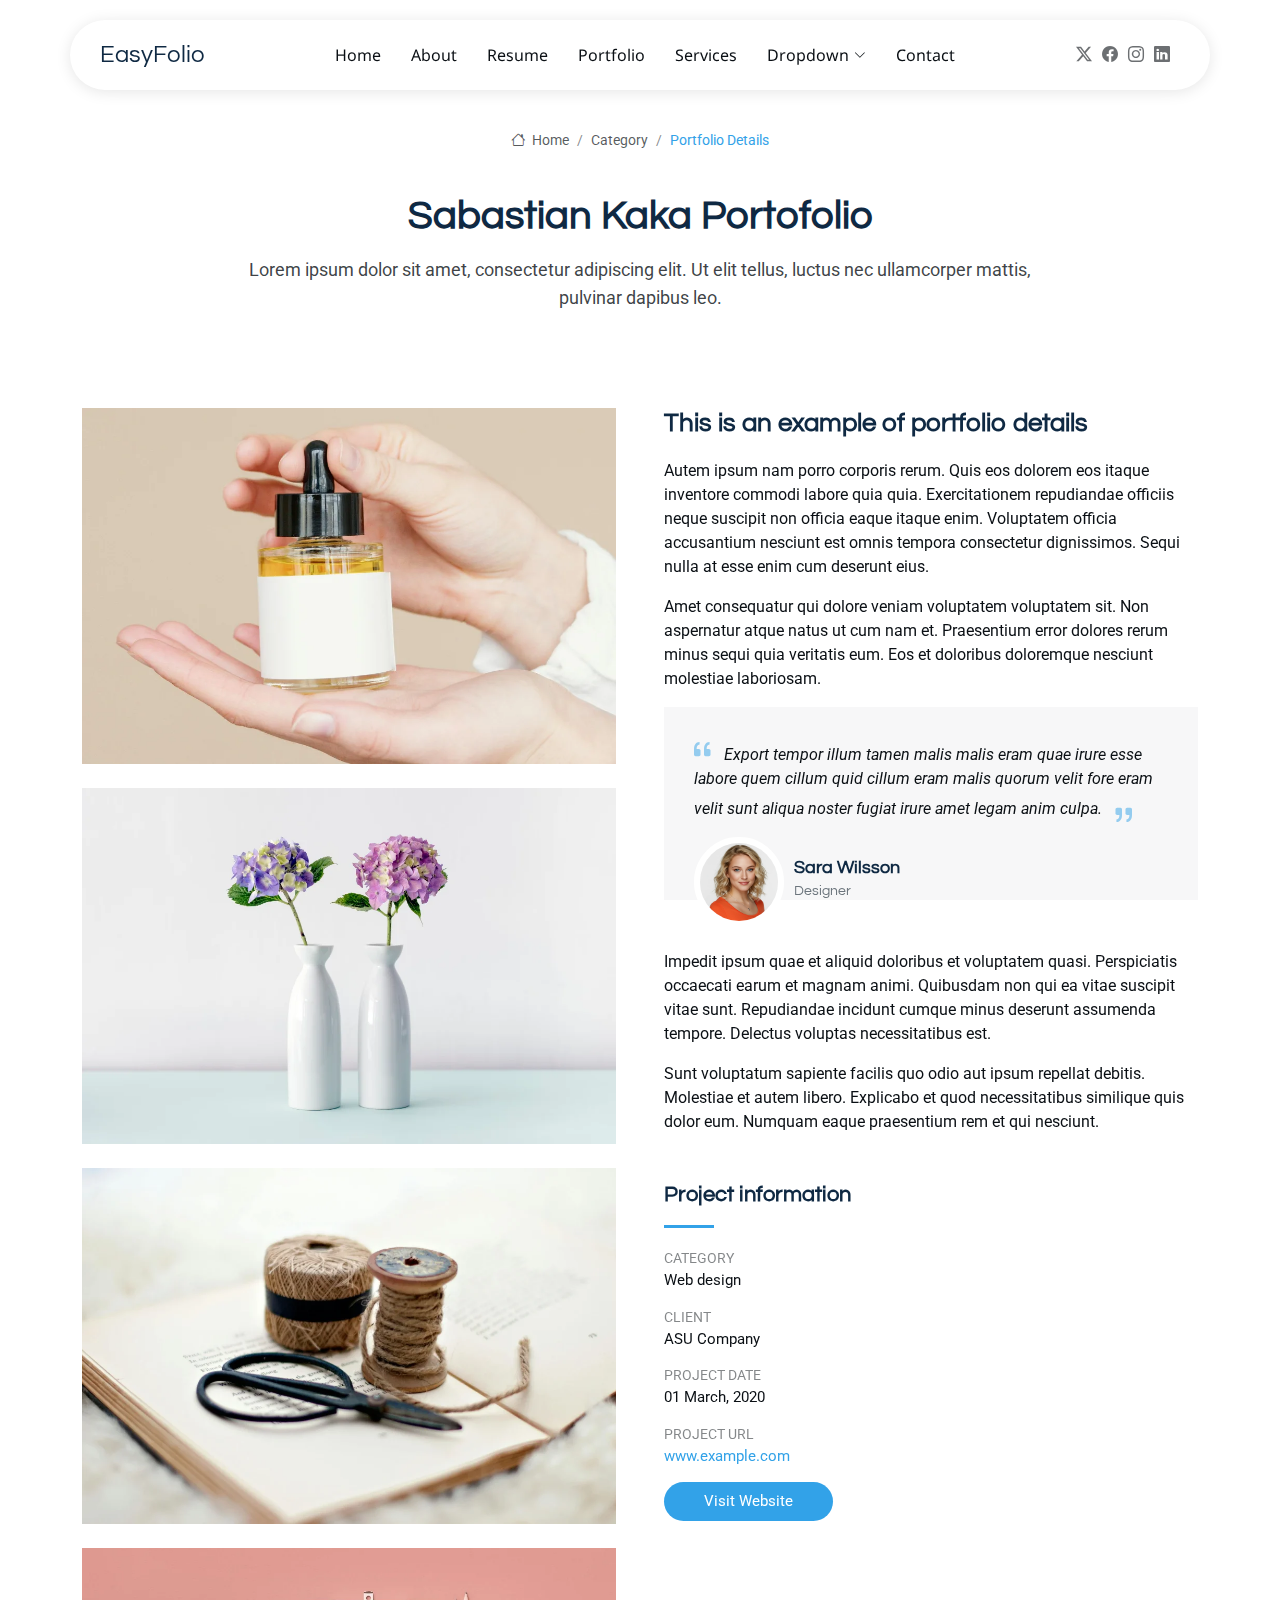
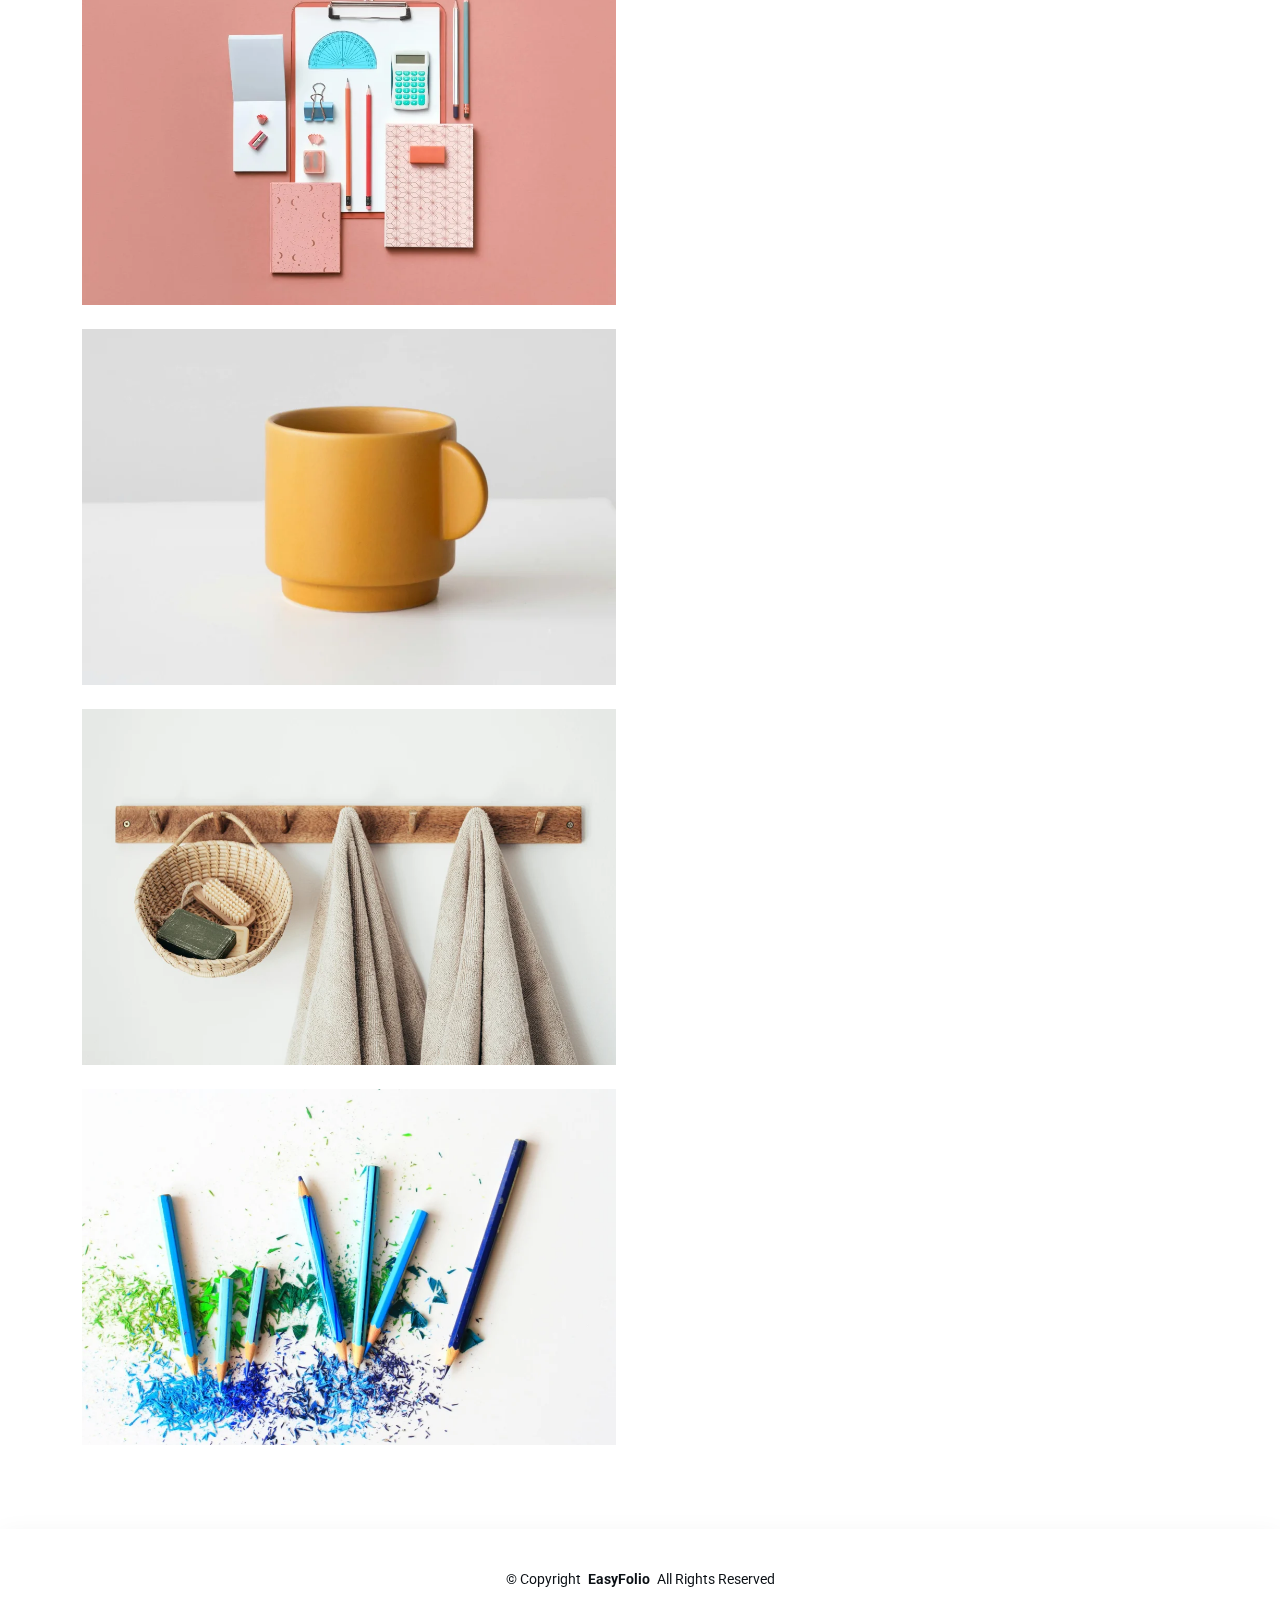
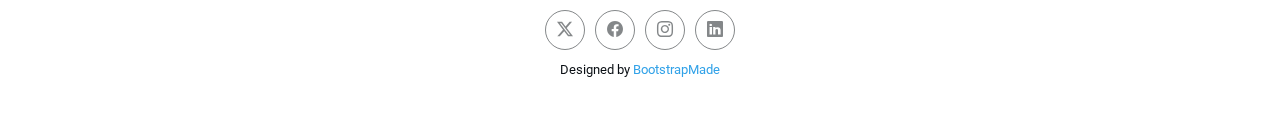
<file: portfolio-details.html>
<!DOCTYPE html>
<html lang="en">

<head>
  <meta charset="utf-8">
  <meta content="width=device-width, initial-scale=1.0" name="viewport">
  <title>Portfolio Details - EasyFolio Bootstrap Template</title>
  <meta name="description" content="">
  <meta name="keywords" content="">

  <!-- Favicons -->
  <link href="assets/img/favicon.png" rel="icon">
  <link href="assets/img/apple-touch-icon.png" rel="apple-touch-icon">

  <!-- Fonts -->
  <link href="https://fonts.googleapis.com" rel="preconnect">
  <link href="https://fonts.gstatic.com" rel="preconnect" crossorigin>
  <link href="https://fonts.googleapis.com/css2?family=Roboto:ital,wght@0,100;0,300;0,400;0,500;0,700;0,900;1,100;1,300;1,400;1,500;1,700;1,900&family=Noto+Sans:ital,wght@0,100;0,200;0,300;0,400;0,500;0,600;0,700;0,800;0,900;1,100;1,200;1,300;1,400;1,500;1,600;1,700;1,800;1,900&family=Questrial:wght@400&display=swap" rel="stylesheet">

  <!-- Vendor CSS Files -->
  <link href="assets/vendor/bootstrap/css/bootstrap.min.css" rel="stylesheet">
  <link href="assets/vendor/bootstrap-icons/bootstrap-icons.css" rel="stylesheet">
  <link href="assets/vendor/aos/aos.css" rel="stylesheet">
  <link href="assets/vendor/glightbox/css/glightbox.min.css" rel="stylesheet">
  <link href="assets/vendor/swiper/swiper-bundle.min.css" rel="stylesheet">

  <!-- Main CSS File -->
  <link href="assets/css/main.css" rel="stylesheet">

  <!-- =======================================================
  * Template Name: EasyFolio
  * Template URL: https://bootstrapmade.com/easyfolio-bootstrap-portfolio-template/
  * Updated: Feb 21 2025 with Bootstrap v5.3.3
  * Author: BootstrapMade.com
  * License: https://bootstrapmade.com/license/
  ======================================================== -->
</head>

<body class="portfolio-details-page">

  <header id="header" class="header d-flex align-items-center sticky-top">
    <div class="header-container container-fluid container-xl position-relative d-flex align-items-center justify-content-between">

      <a href="index.html" class="logo d-flex align-items-center me-auto me-xl-0">
        <!-- Uncomment the line below if you also wish to use an image logo -->
        <!-- <img src="assets/img/logo.webp" alt=""> -->
        <h1 class="sitename">EasyFolio</h1>
      </a>

      <nav id="navmenu" class="navmenu">
        <ul>
          <li><a href="#hero">Home</a></li>
          <li><a href="#about">About</a></li>
          <li><a href="#resume">Resume</a></li>
          <li><a href="#portfolio">Portfolio</a></li>
          <li><a href="#services">Services</a></li>
          <li class="dropdown"><a href="#"><span>Dropdown</span> <i class="bi bi-chevron-down toggle-dropdown"></i></a>
            <ul>
              <li><a href="#">Dropdown 1</a></li>
              <li class="dropdown"><a href="#"><span>Deep Dropdown</span> <i class="bi bi-chevron-down toggle-dropdown"></i></a>
                <ul>
                  <li><a href="#">Deep Dropdown 1</a></li>
                  <li><a href="#">Deep Dropdown 2</a></li>
                  <li><a href="#">Deep Dropdown 3</a></li>
                  <li><a href="#">Deep Dropdown 4</a></li>
                  <li><a href="#">Deep Dropdown 5</a></li>
                </ul>
              </li>
              <li><a href="#">Dropdown 2</a></li>
              <li><a href="#">Dropdown 3</a></li>
              <li><a href="#">Dropdown 4</a></li>
            </ul>
          </li>
          <li><a href="#contact">Contact</a></li>
        </ul>
        <i class="mobile-nav-toggle d-xl-none bi bi-list"></i>
      </nav>

      <div class="header-social-links">
        <a href="#" class="twitter"><i class="bi bi-twitter-x"></i></a>
        <a href="#" class="facebook"><i class="bi bi-facebook"></i></a>
        <a href="#" class="instagram"><i class="bi bi-instagram"></i></a>
        <a href="#" class="linkedin"><i class="bi bi-linkedin"></i></a>
      </div>

    </div>
  </header>

  <main class="main">

    <!-- Page Title -->
    <div class="page-title">
      <div class="breadcrumbs">
        <nav aria-label="breadcrumb">
          <ol class="breadcrumb">
            <li class="breadcrumb-item"><a href="#"><i class="bi bi-house"></i> Home</a></li>
            <li class="breadcrumb-item"><a href="#">Category</a></li>
            <li class="breadcrumb-item active current">Portfolio Details</li>
          </ol>
        </nav>
      </div>

      <div class="title-wrapper">
        <h1>Sabastian Kaka Portofolio</h1>
        <p>Lorem ipsum dolor sit amet, consectetur adipiscing elit. Ut elit tellus, luctus nec ullamcorper mattis, pulvinar dapibus leo.</p>
      </div>
    </div><!-- End Page Title -->

    <!-- Portfolio Details Section -->
    <section id="portfolio-details" class="portfolio-details section">

      <div class="container" data-aos="fade-up">

        <div class="row gy-4 g-lg-5">
          <div class="col-lg-6">
            <img src="assets/img/portfolio/portfolio-1.webp" class="img-fluid mb-4" alt="">
            <img src="assets/img/portfolio/portfolio-10.webp" class="img-fluid mb-4" alt="">
            <img src="assets/img/portfolio/portfolio-7.webp" class="img-fluid mb-4" alt="">
            <img src="assets/img/portfolio/portfolio-4.webp" class="img-fluid mb-4" alt="">
            <img src="assets/img/portfolio/portfolio-5.webp" class="img-fluid mb-4" alt="">
            <img src="assets/img/portfolio/portfolio-11.webp" class="img-fluid mb-4" alt="">
            <img src="assets/img/portfolio/portfolio-8.webp" class="img-fluid mb-4" alt="">
          </div>

          <div class="col-lg-6">

            <div class="position-sticky" style="top: 40px">
              <div class="portfolio-description">
                <h2>This is an example of portfolio details</h2>
                <p>
                  Autem ipsum nam porro corporis rerum. Quis eos dolorem eos itaque inventore commodi labore quia quia. Exercitationem repudiandae officiis neque suscipit non officia eaque itaque enim. Voluptatem officia accusantium nesciunt est omnis tempora consectetur dignissimos. Sequi nulla at esse enim cum deserunt eius.
                </p>
                <p>
                  Amet consequatur qui dolore veniam voluptatem voluptatem sit. Non aspernatur atque natus ut cum nam et. Praesentium error dolores rerum minus sequi quia veritatis eum. Eos et doloribus doloremque nesciunt molestiae laboriosam.
                </p>

                <div class="testimonial-item">
                  <p>
                    <i class="bi bi-quote quote-icon-left"></i>
                    <span>Export tempor illum tamen malis malis eram quae irure esse labore quem cillum quid cillum eram malis quorum velit fore eram velit sunt aliqua noster fugiat irure amet legam anim culpa.</span>
                    <i class="bi bi-quote quote-icon-right"></i>
                  </p>
                  <div>
                    <img src="assets/img/person/person-f-5.webp" class="testimonial-img" alt="">
                    <h3>Sara Wilsson</h3>
                    <h4>Designer</h4>
                  </div>
                </div>

                <p>
                  Impedit ipsum quae et aliquid doloribus et voluptatem quasi. Perspiciatis occaecati earum et magnam animi. Quibusdam non qui ea vitae suscipit vitae sunt. Repudiandae incidunt cumque minus deserunt assumenda tempore. Delectus voluptas necessitatibus est.
                </p>

                <p>
                  Sunt voluptatum sapiente facilis quo odio aut ipsum repellat debitis. Molestiae et autem libero. Explicabo et quod necessitatibus similique quis dolor eum. Numquam eaque praesentium rem et qui nesciunt.
                </p>

              </div>

              <div class="portfolio-info mt-5">
                <h3>Project information</h3>
                <ul>
                  <li><strong>Category</strong> Web design</li>
                  <li><strong>Client</strong> ASU Company</li>
                  <li><strong>Project date</strong> 01 March, 2020</li>
                  <li><strong>Project URL</strong> <a href="#">www.example.com</a></li>
                  <li><a href="#" class="btn-visit align-self-start">Visit Website</a></li>
                </ul>
              </div>
            </div>

          </div>
        </div>

      </div>

    </section><!-- /Portfolio Details Section -->

  </main>

  <footer id="footer" class="footer">

    <div class="container">
      <div class="copyright text-center ">
        <p>© <span>Copyright</span> <strong class="px-1 sitename">EasyFolio</strong> <span>All Rights Reserved</span></p>
      </div>
      <div class="social-links d-flex justify-content-center">
        <a href=""><i class="bi bi-twitter-x"></i></a>
        <a href=""><i class="bi bi-facebook"></i></a>
        <a href=""><i class="bi bi-instagram"></i></a>
        <a href=""><i class="bi bi-linkedin"></i></a>
      </div>
      <div class="credits">
        <!-- All the links in the footer should remain intact. -->
        <!-- You can delete the links only if you've purchased the pro version. -->
        <!-- Licensing information: https://bootstrapmade.com/license/ -->
        <!-- Purchase the pro version with working PHP/AJAX contact form: [buy-url] -->
        Designed by <a href="https://bootstrapmade.com/">BootstrapMade</a>
      </div>
    </div>

  </footer>

  <!-- Scroll Top -->
  <a href="#" id="scroll-top" class="scroll-top d-flex align-items-center justify-content-center"><i class="bi bi-arrow-up-short"></i></a>

  <!-- Vendor JS Files -->
  <script src="assets/vendor/bootstrap/js/bootstrap.bundle.min.js"></script>
  <script src="assets/vendor/php-email-form/validate.js"></script>
  <script src="assets/vendor/aos/aos.js"></script>
  <script src="assets/vendor/waypoints/noframework.waypoints.js"></script>
  <script src="assets/vendor/glightbox/js/glightbox.min.js"></script>
  <script src="assets/vendor/imagesloaded/imagesloaded.pkgd.min.js"></script>
  <script src="assets/vendor/isotope-layout/isotope.pkgd.min.js"></script>
  <script src="assets/vendor/swiper/swiper-bundle.min.js"></script>

  <!-- Main JS File -->
  <script src="assets/js/main.js"></script>

</body>

</html>
</file>
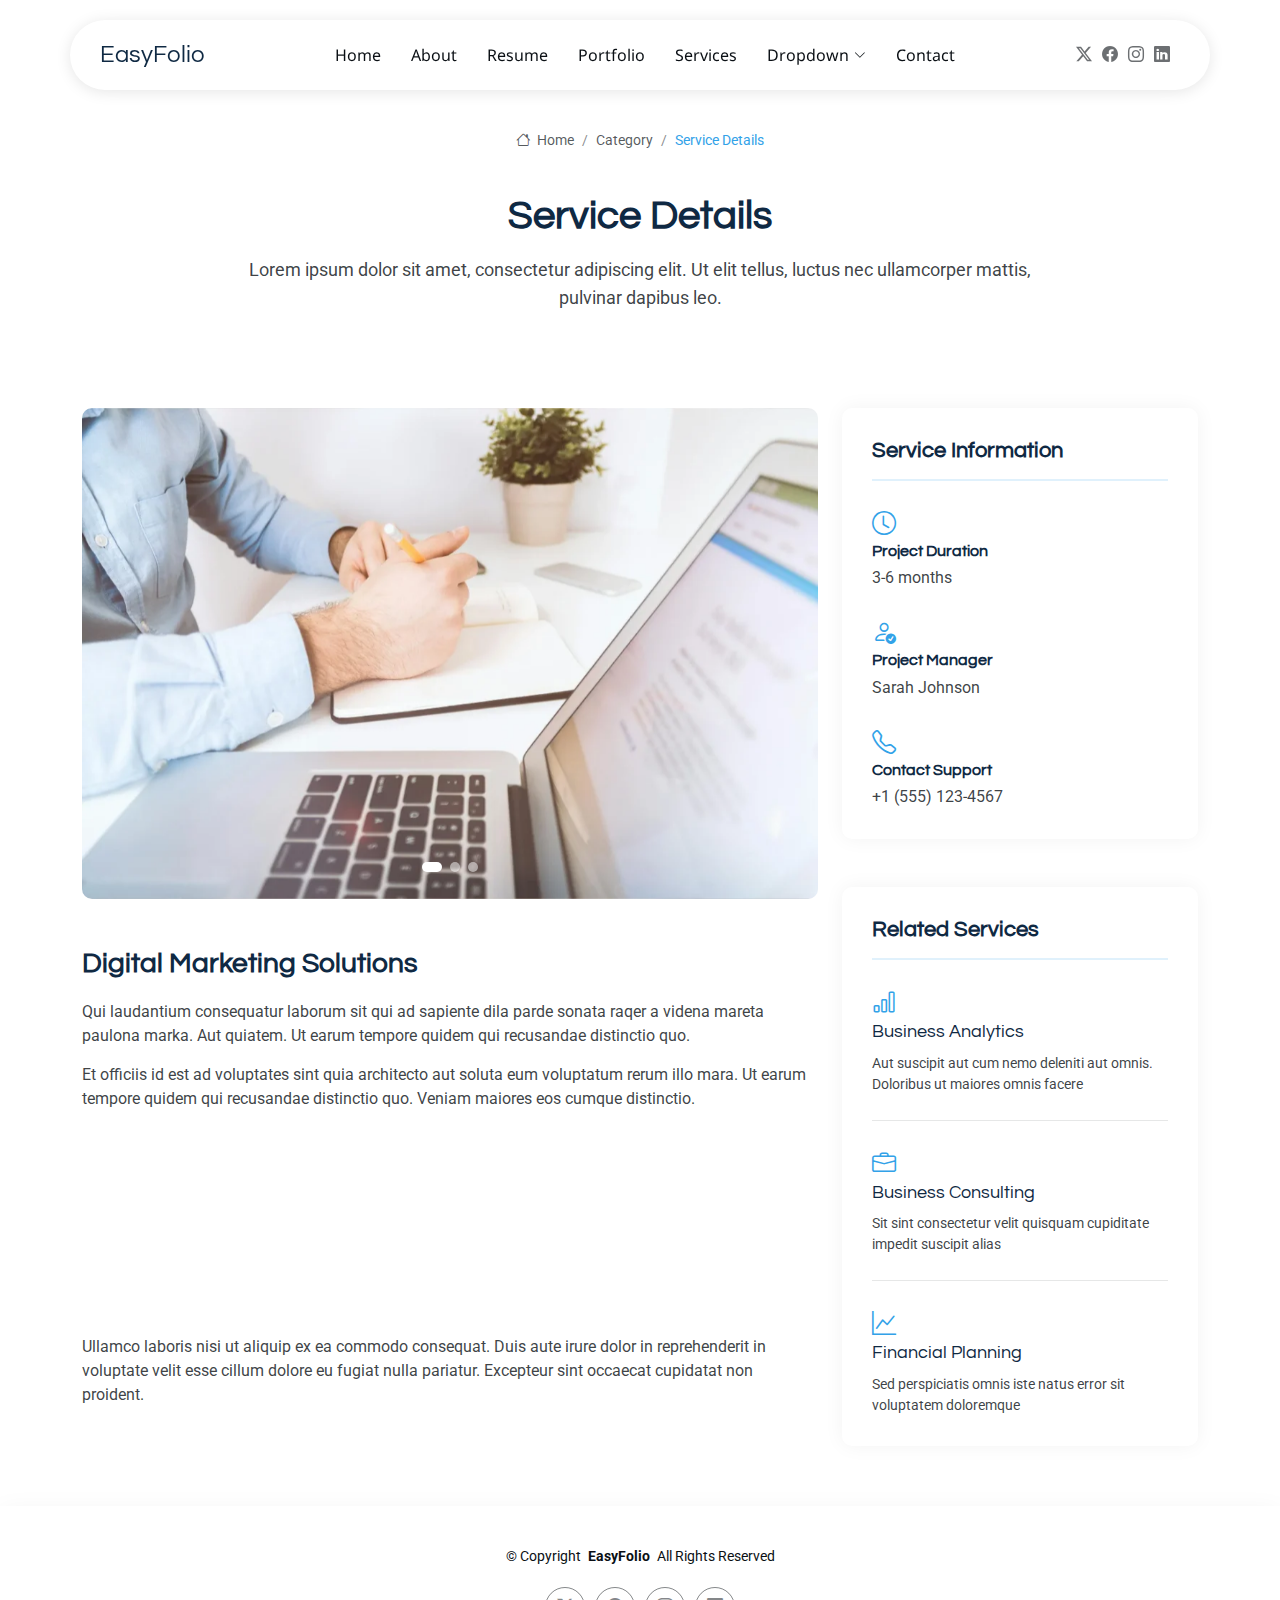
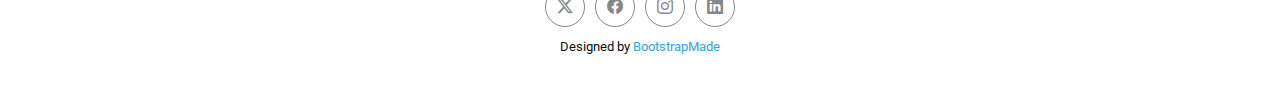
<file: service-details.html>
<!DOCTYPE html>
<html lang="en">

<head>
  <meta charset="utf-8">
  <meta content="width=device-width, initial-scale=1.0" name="viewport">
  <title>Service Details - EasyFolio Bootstrap Template</title>
  <meta name="description" content="">
  <meta name="keywords" content="">

  <!-- Favicons -->
  <link href="assets/img/favicon.png" rel="icon">
  <link href="assets/img/apple-touch-icon.png" rel="apple-touch-icon">

  <!-- Fonts -->
  <link href="https://fonts.googleapis.com" rel="preconnect">
  <link href="https://fonts.gstatic.com" rel="preconnect" crossorigin>
  <link href="https://fonts.googleapis.com/css2?family=Roboto:ital,wght@0,100;0,300;0,400;0,500;0,700;0,900;1,100;1,300;1,400;1,500;1,700;1,900&family=Noto+Sans:ital,wght@0,100;0,200;0,300;0,400;0,500;0,600;0,700;0,800;0,900;1,100;1,200;1,300;1,400;1,500;1,600;1,700;1,800;1,900&family=Questrial:wght@400&display=swap" rel="stylesheet">

  <!-- Vendor CSS Files -->
  <link href="assets/vendor/bootstrap/css/bootstrap.min.css" rel="stylesheet">
  <link href="assets/vendor/bootstrap-icons/bootstrap-icons.css" rel="stylesheet">
  <link href="assets/vendor/aos/aos.css" rel="stylesheet">
  <link href="assets/vendor/glightbox/css/glightbox.min.css" rel="stylesheet">
  <link href="assets/vendor/swiper/swiper-bundle.min.css" rel="stylesheet">

  <!-- Main CSS File -->
  <link href="assets/css/main.css" rel="stylesheet">

  <!-- =======================================================
  * Template Name: EasyFolio
  * Template URL: https://bootstrapmade.com/easyfolio-bootstrap-portfolio-template/
  * Updated: Feb 21 2025 with Bootstrap v5.3.3
  * Author: BootstrapMade.com
  * License: https://bootstrapmade.com/license/
  ======================================================== -->
</head>

<body class="service-details-page">

  <header id="header" class="header d-flex align-items-center sticky-top">
    <div class="header-container container-fluid container-xl position-relative d-flex align-items-center justify-content-between">

      <a href="index.html" class="logo d-flex align-items-center me-auto me-xl-0">
        <!-- Uncomment the line below if you also wish to use an image logo -->
        <!-- <img src="assets/img/logo.webp" alt=""> -->
        <h1 class="sitename">EasyFolio</h1>
      </a>

      <nav id="navmenu" class="navmenu">
        <ul>
          <li><a href="#hero">Home</a></li>
          <li><a href="#about">About</a></li>
          <li><a href="#resume">Resume</a></li>
          <li><a href="#portfolio">Portfolio</a></li>
          <li><a href="#services">Services</a></li>
          <li class="dropdown"><a href="#"><span>Dropdown</span> <i class="bi bi-chevron-down toggle-dropdown"></i></a>
            <ul>
              <li><a href="#">Dropdown 1</a></li>
              <li class="dropdown"><a href="#"><span>Deep Dropdown</span> <i class="bi bi-chevron-down toggle-dropdown"></i></a>
                <ul>
                  <li><a href="#">Deep Dropdown 1</a></li>
                  <li><a href="#">Deep Dropdown 2</a></li>
                  <li><a href="#">Deep Dropdown 3</a></li>
                  <li><a href="#">Deep Dropdown 4</a></li>
                  <li><a href="#">Deep Dropdown 5</a></li>
                </ul>
              </li>
              <li><a href="#">Dropdown 2</a></li>
              <li><a href="#">Dropdown 3</a></li>
              <li><a href="#">Dropdown 4</a></li>
            </ul>
          </li>
          <li><a href="#contact">Contact</a></li>
        </ul>
        <i class="mobile-nav-toggle d-xl-none bi bi-list"></i>
      </nav>

      <div class="header-social-links">
        <a href="#" class="twitter"><i class="bi bi-twitter-x"></i></a>
        <a href="#" class="facebook"><i class="bi bi-facebook"></i></a>
        <a href="#" class="instagram"><i class="bi bi-instagram"></i></a>
        <a href="#" class="linkedin"><i class="bi bi-linkedin"></i></a>
      </div>

    </div>
  </header>

  <main class="main">

    <!-- Page Title -->
    <div class="page-title">
      <div class="breadcrumbs">
        <nav aria-label="breadcrumb">
          <ol class="breadcrumb">
            <li class="breadcrumb-item"><a href="#"><i class="bi bi-house"></i> Home</a></li>
            <li class="breadcrumb-item"><a href="#">Category</a></li>
            <li class="breadcrumb-item active current">Service Details</li>
          </ol>
        </nav>
      </div>

      <div class="title-wrapper">
        <h1>Service Details</h1>
        <p>Lorem ipsum dolor sit amet, consectetur adipiscing elit. Ut elit tellus, luctus nec ullamcorper mattis, pulvinar dapibus leo.</p>
      </div>
    </div><!-- End Page Title -->

    <!-- Service Details Section -->
    <section id="service-details" class="service-details section">

      <div class="container" data-aos="fade-up" data-aos-delay="100">

        <div class="row gy-4">

          <div class="col-lg-8">
            <div class="service-details-slider swiper init-swiper">
              <script type="application/json" class="swiper-config">
                {
                  "loop": true,
                  "speed": 600,
                  "autoplay": {
                    "delay": 5000
                  },
                  "slidesPerView": 1,
                  "pagination": {
                    "el": ".swiper-pagination",
                    "type": "bullets",
                    "clickable": true
                  }
                }
              </script>
              <div class="swiper-wrapper align-items-center">
                <div class="swiper-slide">
                  <img src="assets/img/services/services-1.webp" alt="" class="img-fluid" loading="lazy">
                </div>
                <div class="swiper-slide">
                  <img src="assets/img/services/services-2.webp" alt="" class="img-fluid" loading="lazy">
                </div>
                <div class="swiper-slide">
                  <img src="assets/img/services/services-3.webp" alt="" class="img-fluid" loading="lazy">
                </div>
              </div>
              <div class="swiper-pagination"></div>
            </div>

            <div class="content mt-5">
              <h3>Digital Marketing Solutions</h3>
              <p>
                Qui laudantium consequatur laborum sit qui ad sapiente dila parde sonata raqer a videna mareta paulona marka. Aut quiatem. Ut earum tempore quidem qui recusandae distinctio quo.
              </p>
              <p>
                Et officiis id est ad voluptates sint quia architecto aut soluta eum voluptatum rerum illo mara. Ut earum tempore quidem qui recusandae distinctio quo. Veniam maiores eos cumque distinctio.
              </p>

              <div class="features mt-4">
                <div class="row gy-4">
                  <div class="col-md-6" data-aos="fade-up" data-aos-delay="100">
                    <div class="feature-box d-flex align-items-center">
                      <i class="bi bi-check"></i>
                      <h4>Search Engine Optimization</h4>
                    </div>
                  </div>
                  <div class="col-md-6" data-aos="fade-up" data-aos-delay="200">
                    <div class="feature-box d-flex align-items-center">
                      <i class="bi bi-check"></i>
                      <h4>Social Media Marketing</h4>
                    </div>
                  </div>
                  <div class="col-md-6" data-aos="fade-up" data-aos-delay="300">
                    <div class="feature-box d-flex align-items-center">
                      <i class="bi bi-check"></i>
                      <h4>Content Marketing Strategy</h4>
                    </div>
                  </div>
                  <div class="col-md-6" data-aos="fade-up" data-aos-delay="400">
                    <div class="feature-box d-flex align-items-center">
                      <i class="bi bi-check"></i>
                      <h4>Email Marketing Campaigns</h4>
                    </div>
                  </div>
                </div>
              </div>

              <p class="mt-4">
                Ullamco laboris nisi ut aliquip ex ea commodo consequat. Duis aute irure dolor in reprehenderit in voluptate velit esse cillum dolore eu fugiat nulla pariatur. Excepteur sint occaecat cupidatat non proident.
              </p>
            </div>
          </div>

          <div class="col-lg-4">
            <div class="service-info">
              <h4>Service Information</h4>
              <div class="info-item">
                <i class="bi bi-clock"></i>
                <h5>Project Duration</h5>
                <p>3-6 months</p>
              </div>
              <div class="info-item">
                <i class="bi bi-person-check"></i>
                <h5>Project Manager</h5>
                <p>Sarah Johnson</p>
              </div>
              <div class="info-item">
                <i class="bi bi-telephone"></i>
                <h5>Contact Support</h5>
                <p>+1 (555) 123-4567</p>
              </div>
            </div>

            <div class="related-services mt-5">
              <h4>Related Services</h4>
              <div class="service-item">
                <i class="bi bi-bar-chart"></i>
                <h5><a href="#">Business Analytics</a></h5>
                <p>Aut suscipit aut cum nemo deleniti aut omnis. Doloribus ut maiores omnis facere</p>
              </div>
              <div class="service-item">
                <i class="bi bi-briefcase"></i>
                <h5><a href="#">Business Consulting</a></h5>
                <p>Sit sint consectetur velit quisquam cupiditate impedit suscipit alias</p>
              </div>
              <div class="service-item">
                <i class="bi bi-graph-up"></i>
                <h5><a href="#">Financial Planning</a></h5>
                <p>Sed perspiciatis omnis iste natus error sit voluptatem doloremque</p>
              </div>
            </div>
          </div>

        </div>

      </div>

    </section><!-- /Service Details Section -->

  </main>

  <footer id="footer" class="footer">

    <div class="container">
      <div class="copyright text-center ">
        <p>© <span>Copyright</span> <strong class="px-1 sitename">EasyFolio</strong> <span>All Rights Reserved</span></p>
      </div>
      <div class="social-links d-flex justify-content-center">
        <a href=""><i class="bi bi-twitter-x"></i></a>
        <a href=""><i class="bi bi-facebook"></i></a>
        <a href=""><i class="bi bi-instagram"></i></a>
        <a href=""><i class="bi bi-linkedin"></i></a>
      </div>
      <div class="credits">
        <!-- All the links in the footer should remain intact. -->
        <!-- You can delete the links only if you've purchased the pro version. -->
        <!-- Licensing information: https://bootstrapmade.com/license/ -->
        <!-- Purchase the pro version with working PHP/AJAX contact form: [buy-url] -->
        Designed by <a href="https://bootstrapmade.com/">BootstrapMade</a>
      </div>
    </div>

  </footer>

  <!-- Scroll Top -->
  <a href="#" id="scroll-top" class="scroll-top d-flex align-items-center justify-content-center"><i class="bi bi-arrow-up-short"></i></a>

  <!-- Vendor JS Files -->
  <script src="assets/vendor/bootstrap/js/bootstrap.bundle.min.js"></script>
  <script src="assets/vendor/php-email-form/validate.js"></script>
  <script src="assets/vendor/aos/aos.js"></script>
  <script src="assets/vendor/waypoints/noframework.waypoints.js"></script>
  <script src="assets/vendor/glightbox/js/glightbox.min.js"></script>
  <script src="assets/vendor/imagesloaded/imagesloaded.pkgd.min.js"></script>
  <script src="assets/vendor/isotope-layout/isotope.pkgd.min.js"></script>
  <script src="assets/vendor/swiper/swiper-bundle.min.js"></script>

  <!-- Main JS File -->
  <script src="assets/js/main.js"></script>

</body>

</html>
</file>
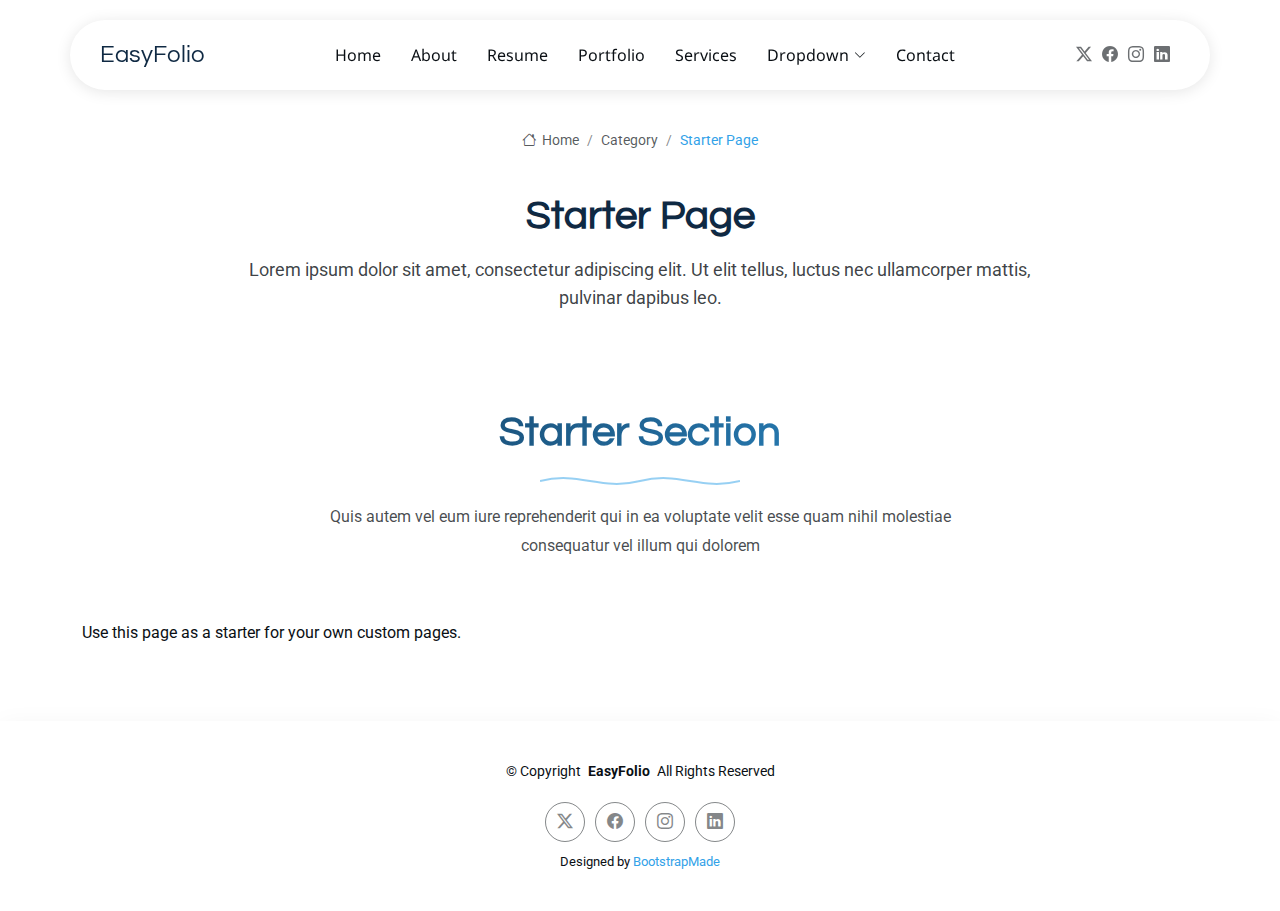
<file: starter-page.html>
<!DOCTYPE html>
<html lang="en">

<head>
  <meta charset="utf-8">
  <meta content="width=device-width, initial-scale=1.0" name="viewport">
  <title>Starter Page - EasyFolio Bootstrap Template</title>
  <meta name="description" content="">
  <meta name="keywords" content="">

  <!-- Favicons -->
  <link href="assets/img/favicon.png" rel="icon">
  <link href="assets/img/apple-touch-icon.png" rel="apple-touch-icon">

  <!-- Fonts -->
  <link href="https://fonts.googleapis.com" rel="preconnect">
  <link href="https://fonts.gstatic.com" rel="preconnect" crossorigin>
  <link href="https://fonts.googleapis.com/css2?family=Roboto:ital,wght@0,100;0,300;0,400;0,500;0,700;0,900;1,100;1,300;1,400;1,500;1,700;1,900&family=Noto+Sans:ital,wght@0,100;0,200;0,300;0,400;0,500;0,600;0,700;0,800;0,900;1,100;1,200;1,300;1,400;1,500;1,600;1,700;1,800;1,900&family=Questrial:wght@400&display=swap" rel="stylesheet">

  <!-- Vendor CSS Files -->
  <link href="assets/vendor/bootstrap/css/bootstrap.min.css" rel="stylesheet">
  <link href="assets/vendor/bootstrap-icons/bootstrap-icons.css" rel="stylesheet">
  <link href="assets/vendor/aos/aos.css" rel="stylesheet">
  <link href="assets/vendor/glightbox/css/glightbox.min.css" rel="stylesheet">
  <link href="assets/vendor/swiper/swiper-bundle.min.css" rel="stylesheet">

  <!-- Main CSS File -->
  <link href="assets/css/main.css" rel="stylesheet">

  <!-- =======================================================
  * Template Name: EasyFolio
  * Template URL: https://bootstrapmade.com/easyfolio-bootstrap-portfolio-template/
  * Updated: Feb 21 2025 with Bootstrap v5.3.3
  * Author: BootstrapMade.com
  * License: https://bootstrapmade.com/license/
  ======================================================== -->
</head>

<body class="starter-page-page">

  <header id="header" class="header d-flex align-items-center sticky-top">
    <div class="header-container container-fluid container-xl position-relative d-flex align-items-center justify-content-between">

      <a href="index.html" class="logo d-flex align-items-center me-auto me-xl-0">
        <!-- Uncomment the line below if you also wish to use an image logo -->
        <!-- <img src="assets/img/logo.webp" alt=""> -->
        <h1 class="sitename">EasyFolio</h1>
      </a>

      <nav id="navmenu" class="navmenu">
        <ul>
          <li><a href="#hero">Home</a></li>
          <li><a href="#about">About</a></li>
          <li><a href="#resume">Resume</a></li>
          <li><a href="#portfolio">Portfolio</a></li>
          <li><a href="#services">Services</a></li>
          <li class="dropdown"><a href="#"><span>Dropdown</span> <i class="bi bi-chevron-down toggle-dropdown"></i></a>
            <ul>
              <li><a href="#">Dropdown 1</a></li>
              <li class="dropdown"><a href="#"><span>Deep Dropdown</span> <i class="bi bi-chevron-down toggle-dropdown"></i></a>
                <ul>
                  <li><a href="#">Deep Dropdown 1</a></li>
                  <li><a href="#">Deep Dropdown 2</a></li>
                  <li><a href="#">Deep Dropdown 3</a></li>
                  <li><a href="#">Deep Dropdown 4</a></li>
                  <li><a href="#">Deep Dropdown 5</a></li>
                </ul>
              </li>
              <li><a href="#">Dropdown 2</a></li>
              <li><a href="#">Dropdown 3</a></li>
              <li><a href="#">Dropdown 4</a></li>
            </ul>
          </li>
          <li><a href="#contact">Contact</a></li>
        </ul>
        <i class="mobile-nav-toggle d-xl-none bi bi-list"></i>
      </nav>

      <div class="header-social-links">
        <a href="#" class="twitter"><i class="bi bi-twitter-x"></i></a>
        <a href="#" class="facebook"><i class="bi bi-facebook"></i></a>
        <a href="#" class="instagram"><i class="bi bi-instagram"></i></a>
        <a href="#" class="linkedin"><i class="bi bi-linkedin"></i></a>
      </div>

    </div>
  </header>

  <main class="main">

    <!-- Page Title -->
    <div class="page-title">
      <div class="breadcrumbs">
        <nav aria-label="breadcrumb">
          <ol class="breadcrumb">
            <li class="breadcrumb-item"><a href="#"><i class="bi bi-house"></i> Home</a></li>
            <li class="breadcrumb-item"><a href="#">Category</a></li>
            <li class="breadcrumb-item active current">Starter Page</li>
          </ol>
        </nav>
      </div>

      <div class="title-wrapper">
        <h1>Starter Page</h1>
        <p>Lorem ipsum dolor sit amet, consectetur adipiscing elit. Ut elit tellus, luctus nec ullamcorper mattis, pulvinar dapibus leo.</p>
      </div>
    </div><!-- End Page Title -->

    <!-- Starter Section Section -->
    <section id="starter-section" class="starter-section section">

      <!-- Section Title -->
      <div class="container section-title" data-aos="fade-up">
        <h2>Starter Section</h2>
        <div class="title-shape">
          <svg viewBox="0 0 200 20" xmlns="http://www.w3.org/2000/svg">
            <path d="M 0,10 C 40,0 60,20 100,10 C 140,0 160,20 200,10" fill="none" stroke="currentColor" stroke-width="2"></path>
          </svg>
        </div>
        <p>Quis autem vel eum iure reprehenderit qui in ea voluptate velit esse quam nihil molestiae consequatur vel illum qui dolorem</p>
      </div><!-- End Section Title -->

      <div class="container" data-aos="fade-up">
        <p>Use this page as a starter for your own custom pages.</p>
      </div>

    </section><!-- /Starter Section Section -->

  </main>

  <footer id="footer" class="footer">

    <div class="container">
      <div class="copyright text-center ">
        <p>© <span>Copyright</span> <strong class="px-1 sitename">EasyFolio</strong> <span>All Rights Reserved</span></p>
      </div>
      <div class="social-links d-flex justify-content-center">
        <a href=""><i class="bi bi-twitter-x"></i></a>
        <a href=""><i class="bi bi-facebook"></i></a>
        <a href=""><i class="bi bi-instagram"></i></a>
        <a href=""><i class="bi bi-linkedin"></i></a>
      </div>
      <div class="credits">
        <!-- All the links in the footer should remain intact. -->
        <!-- You can delete the links only if you've purchased the pro version. -->
        <!-- Licensing information: https://bootstrapmade.com/license/ -->
        <!-- Purchase the pro version with working PHP/AJAX contact form: [buy-url] -->
        Designed by <a href="https://bootstrapmade.com/">BootstrapMade</a>
      </div>
    </div>

  </footer>

  <!-- Scroll Top -->
  <a href="#" id="scroll-top" class="scroll-top d-flex align-items-center justify-content-center"><i class="bi bi-arrow-up-short"></i></a>

  <!-- Vendor JS Files -->
  <script src="assets/vendor/bootstrap/js/bootstrap.bundle.min.js"></script>
  <script src="assets/vendor/php-email-form/validate.js"></script>
  <script src="assets/vendor/aos/aos.js"></script>
  <script src="assets/vendor/waypoints/noframework.waypoints.js"></script>
  <script src="assets/vendor/glightbox/js/glightbox.min.js"></script>
  <script src="assets/vendor/imagesloaded/imagesloaded.pkgd.min.js"></script>
  <script src="assets/vendor/isotope-layout/isotope.pkgd.min.js"></script>
  <script src="assets/vendor/swiper/swiper-bundle.min.js"></script>

  <!-- Main JS File -->
  <script src="assets/js/main.js"></script>

</body>

</html>
</file>
<file: assets/css/main.css>
/**
* Template Name: EasyFolio
* Template URL: https://bootstrapmade.com/easyfolio-bootstrap-portfolio-template/
* Updated: Feb 21 2025 with Bootstrap v5.3.3
* Author: BootstrapMade.com
* License: https://bootstrapmade.com/license/
*/

/*--------------------------------------------------------------
# Font & Color Variables
# Help: https://bootstrapmade.com/color-system/
--------------------------------------------------------------*/
/* Fonts */
:root {
  --default-font: "Roboto",  system-ui, -apple-system, "Segoe UI", Roboto, "Helvetica Neue", Arial, "Noto Sans", "Liberation Sans", sans-serif, "Apple Color Emoji", "Segoe UI Emoji", "Segoe UI Symbol", "Noto Color Emoji";
  --heading-font: "Questrial",  sans-serif;
  --nav-font: "Noto Sans",  sans-serif;
}

/* Global Colors - The following color variables are used throughout the website. Updating them here will change the color scheme of the entire website */
:root { 
  --background-color: #ffffff; /* Background color for the entire website, including individual sections */
  --default-color: #0a0f14; /* Default color used for the majority of the text content across the entire website */
  --heading-color: #0f2943; /* Color for headings, subheadings and title throughout the website */
  --accent-color: #32a2e8; /* Accent color that represents your brand on the website. It's used for buttons, links, and other elements that need to stand out */
  --surface-color: #ffffff; /* The surface color is used as a background of boxed elements within sections, such as cards, icon boxes, or other elements that require a visual separation from the global background. */
  --contrast-color: #ffffff; /* Contrast color for text, ensuring readability against backgrounds of accent, heading, or default colors. */
}

/* Nav Menu Colors - The following color variables are used specifically for the navigation menu. They are separate from the global colors to allow for more customization options */
:root {
  --nav-color: #0a0f14;  /* The default color of the main navmenu links */
  --nav-hover-color: #32a2e8; /* Applied to main navmenu links when they are hovered over or active */
  --nav-mobile-background-color: #ffffff; /* Used as the background color for mobile navigation menu */
  --nav-dropdown-background-color: #ffffff; /* Used as the background color for dropdown items that appear when hovering over primary navigation items */
  --nav-dropdown-color: #0a0f14; /* Used for navigation links of the dropdown items in the navigation menu. */
  --nav-dropdown-hover-color: #e87532; /* Similar to --nav-hover-color, this color is applied to dropdown navigation links when they are hovered over. */
}

/* Color Presets - These classes override global colors when applied to any section or element, providing reuse of the sam color scheme. */

.light-background {
  --background-color: #faf9fb;
  --surface-color: #ffffff;
}

.dark-background {
  --background-color: #060606;
  --default-color: #ffffff;
  --heading-color: #ffffff;
  --surface-color: #252525;
  --contrast-color: #ffffff;
}

/* Smooth scroll */
:root {
  scroll-behavior: smooth;
}

/*--------------------------------------------------------------
# General Styling & Shared Classes
--------------------------------------------------------------*/
body {
  color: var(--default-color);
  background-color: var(--background-color);
  font-family: var(--default-font);
}

a {
  color: var(--accent-color);
  text-decoration: none;
  transition: 0.3s;
}

a:hover {
  color: color-mix(in srgb, var(--accent-color), transparent 25%);
  text-decoration: none;
}

h1,
h2,
h3,
h4,
h5,
h6 {
  color: var(--heading-color);
  font-family: var(--heading-font);
}

/* PHP Email Form Messages
------------------------------*/
.php-email-form .error-message {
  display: none;
  background: #df1529;
  color: #ffffff;
  text-align: left;
  padding: 15px;
  margin-bottom: 24px;
  font-weight: 600;
}

.php-email-form .sent-message {
  display: none;
  color: #ffffff;
  background: #059652;
  text-align: center;
  padding: 15px;
  margin-bottom: 24px;
  font-weight: 600;
}

.php-email-form .loading {
  display: none;
  background: var(--surface-color);
  text-align: center;
  padding: 15px;
  margin-bottom: 24px;
}

.php-email-form .loading:before {
  content: "";
  display: inline-block;
  border-radius: 50%;
  width: 24px;
  height: 24px;
  margin: 0 10px -6px 0;
  border: 3px solid var(--accent-color);
  border-top-color: var(--surface-color);
  animation: php-email-form-loading 1s linear infinite;
}

@keyframes php-email-form-loading {
  0% {
    transform: rotate(0deg);
  }

  100% {
    transform: rotate(360deg);
  }
}

/*--------------------------------------------------------------
# Global Header
--------------------------------------------------------------*/
.header {
  color: var(--default-color);
  background-color: var(--background-color);
  padding: 20px 0;
  transition: all 0.5s;
  z-index: 997;
}

.header .header-container {
  background: var(--surface-color);
  border-radius: 50px;
  padding: 5px 25px;
  box-shadow: 0px 2px 15px rgba(0, 0, 0, 0.1);
}

.header .logo {
  line-height: 1;
}

.header .logo img {
  max-height: 36px;
  margin-right: 8px;
}

.header .logo h1 {
  font-size: 24px;
  margin: 0;
  padding-left: 5px;
  font-weight: 500;
  color: var(--heading-color);
}

.header .header-social-links {
  padding-right: 15px;
}

.header .header-social-links a {
  color: color-mix(in srgb, var(--default-color), transparent 40%);
  padding-left: 6px;
  display: inline-block;
  transition: 0.3s;
  font-size: 16px;
}

.header .header-social-links a:hover {
  color: var(--accent-color);
}

.header .header-social-links a i {
  line-height: 0px;
}

@media (max-width: 1200px) {
  .header {
    padding-top: 10px;
  }

  .header .header-container {
    margin-left: 10px;
    margin-right: 10px;
    padding: 10px 5px 10px 15px;
  }

  .header .logo {
    order: 1;
  }

  .header .header-social-links {
    order: 2;
  }

  .header .navmenu {
    order: 3;
  }
}

/*--------------------------------------------------------------
# Navigation Menu
--------------------------------------------------------------*/
/* Navmenu - Desktop */
@media (min-width: 1200px) {
  .navmenu {
    padding: 0;
  }

  .navmenu ul {
    margin: 0;
    padding: 0;
    display: flex;
    list-style: none;
    align-items: center;
  }

  .navmenu li {
    position: relative;
  }

  .navmenu a,
  .navmenu a:focus {
    color: var(--nav-color);
    padding: 18px 15px;
    font-size: 16px;
    font-family: var(--nav-font);
    font-weight: 400;
    display: flex;
    align-items: center;
    justify-content: space-between;
    white-space: nowrap;
    transition: 0.3s;
  }

  .navmenu a i,
  .navmenu a:focus i {
    font-size: 12px;
    line-height: 0;
    margin-left: 5px;
    transition: 0.3s;
  }

  .navmenu li:last-child a {
    padding-right: 0;
  }

  .navmenu li:hover>a,
  .navmenu .active,
  .navmenu .active:focus {
    color: var(--nav-hover-color);
  }

  .navmenu .dropdown ul {
    margin: 0;
    padding: 10px 0;
    background: var(--nav-dropdown-background-color);
    display: block;
    position: absolute;
    visibility: hidden;
    left: 14px;
    top: 130%;
    opacity: 0;
    transition: 0.3s;
    border-radius: 4px;
    z-index: 99;
    box-shadow: 0px 0px 30px rgba(0, 0, 0, 0.1);
  }

  .navmenu .dropdown ul li {
    min-width: 200px;
  }

  .navmenu .dropdown ul a {
    padding: 10px 20px;
    font-size: 15px;
    text-transform: none;
    color: var(--nav-dropdown-color);
  }

  .navmenu .dropdown ul a i {
    font-size: 12px;
  }

  .navmenu .dropdown ul a:hover,
  .navmenu .dropdown ul .active:hover,
  .navmenu .dropdown ul li:hover>a {
    color: var(--nav-dropdown-hover-color);
  }

  .navmenu .dropdown:hover>ul {
    opacity: 1;
    top: 100%;
    visibility: visible;
  }

  .navmenu .dropdown .dropdown ul {
    top: 0;
    left: -90%;
    visibility: hidden;
  }

  .navmenu .dropdown .dropdown:hover>ul {
    opacity: 1;
    top: 0;
    left: -100%;
    visibility: visible;
  }
}

/* Navmenu - Mobile */
@media (max-width: 1199px) {
  .mobile-nav-toggle {
    color: var(--nav-color);
    font-size: 28px;
    line-height: 0;
    margin-right: 10px;
    cursor: pointer;
    transition: color 0.3s;
  }

  .navmenu {
    padding: 0;
    z-index: 9997;
  }

  .navmenu ul {
    display: none;
    list-style: none;
    position: absolute;
    inset: 60px 20px 20px 20px;
    padding: 10px 0;
    margin: 0;
    border-radius: 6px;
    background-color: var(--nav-mobile-background-color);
    overflow-y: auto;
    transition: 0.3s;
    z-index: 9998;
    box-shadow: 0px 0px 30px rgba(0, 0, 0, 0.1);
  }

  .navmenu a,
  .navmenu a:focus {
    color: var(--nav-dropdown-color);
    padding: 10px 20px;
    font-family: var(--nav-font);
    font-size: 17px;
    font-weight: 500;
    display: flex;
    align-items: center;
    justify-content: space-between;
    white-space: nowrap;
    transition: 0.3s;
  }

  .navmenu a i,
  .navmenu a:focus i {
    font-size: 12px;
    line-height: 0;
    margin-left: 5px;
    width: 30px;
    height: 30px;
    display: flex;
    align-items: center;
    justify-content: center;
    border-radius: 50%;
    transition: 0.3s;
    background-color: color-mix(in srgb, var(--accent-color), transparent 90%);
  }

  .navmenu a i:hover,
  .navmenu a:focus i:hover {
    background-color: var(--accent-color);
    color: var(--contrast-color);
  }

  .navmenu a:hover,
  .navmenu .active,
  .navmenu .active:focus {
    color: var(--nav-dropdown-hover-color);
  }

  .navmenu .active i,
  .navmenu .active:focus i {
    background-color: var(--accent-color);
    color: var(--contrast-color);
    transform: rotate(180deg);
  }

  .navmenu .dropdown ul {
    position: static;
    display: none;
    z-index: 99;
    padding: 10px 0;
    margin: 10px 20px;
    background-color: var(--nav-dropdown-background-color);
    border: 1px solid color-mix(in srgb, var(--default-color), transparent 90%);
    box-shadow: none;
    transition: all 0.5s ease-in-out;
  }

  .navmenu .dropdown ul ul {
    background-color: rgba(33, 37, 41, 0.1);
  }

  .navmenu .dropdown>.dropdown-active {
    display: block;
    background-color: rgba(33, 37, 41, 0.03);
  }

  .mobile-nav-active {
    overflow: hidden;
  }

  .mobile-nav-active .mobile-nav-toggle {
    color: #fff;
    position: absolute;
    font-size: 32px;
    top: 15px;
    right: 15px;
    margin-right: 0;
    z-index: 9999;
  }

  .mobile-nav-active .navmenu {
    position: fixed;
    overflow: hidden;
    inset: 0;
    background: rgba(33, 37, 41, 0.8);
    transition: 0.3s;
  }

  .mobile-nav-active .navmenu>ul {
    display: block;
  }
}

/*--------------------------------------------------------------
# Global Footer
--------------------------------------------------------------*/
.footer {
  color: var(--default-color);
  background-color: var(--background-color);
  font-size: 14px;
  padding: 40px 0;
  position: relative;
  box-shadow: 0 5px 25px rgba(0, 0, 0, 0.05);
}

.footer .copyright p {
  margin-bottom: 0;
}

.footer .social-links {
  margin-top: 20px;
}

.footer .social-links a {
  display: flex;
  align-items: center;
  justify-content: center;
  width: 40px;
  height: 40px;
  border-radius: 50%;
  border: 1px solid color-mix(in srgb, var(--default-color), transparent 50%);
  font-size: 16px;
  color: color-mix(in srgb, var(--default-color), transparent 50%);
  margin: 0 5px;
  transition: 0.3s;
}

.footer .social-links a:hover {
  color: var(--accent-color);
  border-color: var(--accent-color);
}

.footer .credits {
  margin-top: 10px;
  font-size: 13px;
  text-align: center;
}

/*--------------------------------------------------------------
# Scroll Top Button
--------------------------------------------------------------*/
.scroll-top {
  position: fixed;
  visibility: hidden;
  opacity: 0;
  right: 15px;
  bottom: -15px;
  z-index: 99999;
  background-color: var(--accent-color);
  width: 44px;
  height: 44px;
  border-radius: 50px;
  transition: all 0.4s;
}

.scroll-top i {
  font-size: 24px;
  color: var(--contrast-color);
  line-height: 0;
}

.scroll-top:hover {
  background-color: color-mix(in srgb, var(--accent-color), transparent 20%);
  color: var(--contrast-color);
}

.scroll-top.active {
  visibility: visible;
  opacity: 1;
  bottom: 15px;
}

/*--------------------------------------------------------------
# Disable aos animation delay on mobile devices
--------------------------------------------------------------*/
@media screen and (max-width: 768px) {
  [data-aos-delay] {
    transition-delay: 0 !important;
  }
}

/*--------------------------------------------------------------
# Global Page Titles & Breadcrumbs
--------------------------------------------------------------*/
.page-title {
  text-align: center;
  padding: 20px 0;
}

.page-title .breadcrumbs {
  margin-bottom: 1.5rem;
}

.page-title .breadcrumbs .breadcrumb {
  justify-content: center;
  margin: 0;
  padding: 0;
  background: none;
}

.page-title .breadcrumbs .breadcrumb .breadcrumb-item {
  font-size: 0.9rem;
  color: color-mix(in srgb, var(--default-color), transparent 30%);
}

.page-title .breadcrumbs .breadcrumb .breadcrumb-item.active {
  color: var(--accent-color);
}

.page-title .breadcrumbs .breadcrumb .breadcrumb-item a {
  color: inherit;
  text-decoration: none;
  transition: color 0.3s ease;
}

.page-title .breadcrumbs .breadcrumb .breadcrumb-item a:hover {
  color: var(--accent-color);
}

.page-title .breadcrumbs .breadcrumb .breadcrumb-item a i {
  font-size: 0.9rem;
  margin-right: 0.2rem;
}

.page-title .breadcrumbs .breadcrumb .breadcrumb-item+.breadcrumb-item::before {
  color: color-mix(in srgb, var(--default-color), transparent 50%);
}

.page-title .title-wrapper {
  max-width: 800px;
  margin: 0 auto;
  padding: 1rem 0;
}

.page-title .title-wrapper h1 {
  font-size: 2.5rem;
  margin-bottom: 1rem;
  font-weight: 700;
  color: var(--heading-color);
}

.page-title .title-wrapper p {
  font-size: 1.1rem;
  color: color-mix(in srgb, var(--default-color), transparent 20%);
  margin: 0;
  line-height: 1.6;
}

@media (max-width: 768px) {
  .page-title .title-wrapper h1 {
    font-size: 2rem;
  }

  .page-title .title-wrapper p {
    font-size: 1rem;
  }
}

@media (max-width: 576px) {
  .page-title .title-wrapper h1 {
    font-size: 1.75rem;
  }
}

/*--------------------------------------------------------------
# Global Sections
--------------------------------------------------------------*/
section,
.section {
  color: var(--default-color);
  background-color: var(--background-color);
  padding: 60px 0;
  scroll-margin-top: 90px;
  overflow: clip;
}

@media (max-width: 1199px) {

  section,
  .section {
    scroll-margin-top: 66px;
  }
}

/*--------------------------------------------------------------
# Global Section Titles
--------------------------------------------------------------*/
.section-title {
  text-align: center;
  padding-bottom: 60px;
  position: relative;
}

.section-title h2 {
  font-size: 42px;
  font-weight: 700;
  margin-bottom: 10px;
  background: linear-gradient(120deg, var(--heading-color), var(--accent-color));
  -webkit-background-clip: text;
  -webkit-text-fill-color: transparent;
  background-clip: text;
  position: relative;
}

.section-title .title-shape {
  width: 200px;
  height: 20px;
  margin: 0 auto;
  color: var(--accent-color);
  opacity: 0.5;
}

.section-title .title-shape svg {
  width: 100%;
  height: 100%;
}

.section-title p {
  margin: 15px auto 0;
  font-size: 16px;
  max-width: 700px;
  color: color-mix(in srgb, var(--default-color), transparent 25%);
  line-height: 1.8;
}

@media (max-width: 768px) {
  .section-title h2 {
    font-size: 32px;
  }

  .section-title .subtitle-wrapper .subtitle {
    font-size: 13px;
  }
}

/*--------------------------------------------------------------
# Hero Section
--------------------------------------------------------------*/
.hero {
  padding: 80px 0;
  position: relative;
  overflow: hidden;
}

.hero .content h2 {
  font-size: 3.5rem;
  font-weight: 700;
  line-height: 1.2;
  margin-bottom: 1.5rem;
}

@media (max-width: 991px) {
  .hero .content h2 {
    font-size: 2.5rem;
  }
}

.hero .content .lead {
  font-size: 1.25rem;
  margin-bottom: 2rem;
  color: color-mix(in srgb, var(--default-color), transparent 20%);
}

.hero .cta-buttons {
  display: flex;
  gap: 1rem;
  margin-bottom: 3rem;
}

@media (max-width: 576px) {
  .hero .cta-buttons {
    flex-direction: column;
  }
}

.hero .cta-buttons .btn {
  padding: 0.8rem 2rem;
  font-size: 1rem;
  font-weight: 500;
  border-radius: 50px;
  transition: all 0.3s ease;
}

.hero .cta-buttons .btn.btn-primary {
  background-color: var(--accent-color);
  border-color: var(--accent-color);
  color: var(--contrast-color);
}

.hero .cta-buttons .btn.btn-primary:hover {
  background-color: color-mix(in srgb, var(--accent-color), transparent 15%);
  border-color: color-mix(in srgb, var(--accent-color), transparent 15%);
  transform: translateY(-2px);
}

.hero .cta-buttons .btn.btn-outline {
  border: 2px solid color-mix(in srgb, var(--accent-color), transparent 70%);
  color: var(--accent-color);
  background: transparent;
}

.hero .cta-buttons .btn.btn-outline:hover {
  background-color: var(--accent-color);
  color: var(--contrast-color);
  transform: translateY(-2px);
}

.hero .hero-stats {
  display: flex;
  gap: 3rem;
  margin-top: 2rem;
}

@media (max-width: 576px) {
  .hero .hero-stats {
    flex-direction: column;
    gap: 1.5rem;
  }
}

.hero .hero-stats .stat-item .stat-number {
  display: block;
  font-size: 2.5rem;
  font-weight: 700;
  color: var(--heading-color);
  line-height: 1;
}

.hero .hero-stats .stat-item .stat-label {
  font-size: 0.9rem;
  color: color-mix(in srgb, var(--default-color), transparent 30%);
  margin-top: 0.5rem;
  display: block;
}

.hero .hero-image {
  position: relative;
  padding: 2rem;
}

.hero .hero-image img {
  position: relative;
  z-index: 2;
}

.hero .hero-image .shape-1,
.hero .hero-image .shape-2 {
  position: absolute;
  border-radius: 30% 70% 70% 30%/30% 30% 70% 70%;
  z-index: 1;
}

.hero .hero-image .shape-1 {
  width: 300px;
  height: 300px;
  background-color: color-mix(in srgb, var(--accent-color), transparent 85%);
  top: -20px;
  right: -20px;
  animation: morphShape 15s linear infinite;
}

.hero .hero-image .shape-2 {
  width: 200px;
  height: 200px;
  background-color: color-mix(in srgb, var(--heading-color), transparent 90%);
  bottom: -20px;
  left: -20px;
  animation: morphShape 20s linear infinite reverse;
}

@media (max-width: 991px) {
  .hero {
    text-align: center;
    padding: 60px 0;
  }

  .hero .cta-buttons {
    justify-content: center;
  }

  .hero .hero-stats {
    justify-content: center;
  }

  .hero .hero-image {
    margin-top: 3rem;
  }
}

@keyframes morphShape {
  0% {
    border-radius: 30% 70% 70% 30%/30% 30% 70% 70%;
  }

  25% {
    border-radius: 58% 42% 75% 25%/76% 46% 54% 24%;
  }

  50% {
    border-radius: 50% 50% 33% 67%/55% 27% 73% 45%;
  }

  75% {
    border-radius: 33% 67% 58% 42%/63% 68% 32% 37%;
  }

  100% {
    border-radius: 30% 70% 70% 30%/30% 30% 70% 70%;
  }
}

/*--------------------------------------------------------------
# About Section
--------------------------------------------------------------*/
.about .about-image {
  position: relative;
}

.about .about-image img {
  box-shadow: 0 0 30px rgba(0, 0, 0, 0.1);
}

.about .about-content {
  padding-left: 2rem;
}

@media (max-width: 991.98px) {
  .about .about-content {
    padding-left: 0;
    margin-top: 3rem;
  }
}

.about .about-content .subtitle {
  font-size: 0.875rem;
  font-weight: 600;
  letter-spacing: 2px;
  color: var(--accent-color);
  margin-bottom: 1rem;
  display: block;
}

.about .about-content h2 {
  font-size: 2rem;
  font-weight: 700;
  margin-bottom: 1.5rem;
}

.about .about-content .lead {
  font-size: 1.1rem;
  color: color-mix(in srgb, var(--default-color), transparent 25%);
}

.about .personal-info {
  margin-top: 2rem;
  padding: 2rem;
  background-color: var(--surface-color);
  border-radius: 1rem;
  box-shadow: 0 0 30px rgba(0, 0, 0, 0.05);
}

.about .personal-info .info-item {
  display: flex;
  flex-direction: column;
  gap: 0.5rem;
}

.about .personal-info .info-item .label {
  font-size: 0.875rem;
  color: color-mix(in srgb, var(--default-color), transparent 40%);
}

.about .personal-info .info-item .value {
  font-weight: 600;
  color: var(--heading-color);
}

.about .signature {
  display: flex;
  align-items: center;
  gap: 1.5rem;
}

.about .signature .signature-image {
  max-width: 150px;
}

.about .signature .signature-info h4 {
  font-size: 1.25rem;
  margin-bottom: 0.25rem;
}

.about .signature .signature-info p {
  font-size: 0.875rem;
  color: color-mix(in srgb, var(--default-color), transparent 40%);
  margin: 0;
}

/*--------------------------------------------------------------
# Skills Section
--------------------------------------------------------------*/
.skills .skill-box {
  background-color: var(--surface-color);
  padding: 2rem;
  border-radius: 8px;
  box-shadow: 0 0 20px rgba(0, 0, 0, 0.05);
}

.skills .skill-box h3 {
  font-size: 1.2rem;
  margin-bottom: 1rem;
  font-weight: 600;
}

.skills .skill-box p {
  font-size: 0.9rem;
  margin-bottom: 0.8rem;
  opacity: 0.6;
}

.skills .skill-box .progress {
  background-color: color-mix(in srgb, var(--accent-color), transparent 85%);
  border-radius: 50px;
  height: 8px;
  margin-top: 5px;
  overflow: hidden;
}

.skills .skill-box .progress .progress-bar {
  background-color: var(--accent-color);
  height: 100%;
  position: relative;
  border-radius: 50px;
  transition: 0.9s;
  width: 1px;
}

/*--------------------------------------------------------------
# Resume Section
--------------------------------------------------------------*/
.resume .resume-wrapper .resume-block {
  margin-bottom: 3rem;
}

.resume .resume-wrapper .resume-block:last-child {
  margin-bottom: 0;
}

.resume .resume-wrapper .resume-block h2 {
  font-size: 2rem;
  margin-bottom: 0.8rem;
  font-weight: 700;
}

.resume .resume-wrapper .resume-block h2 span {
  color: var(--accent-color);
}

.resume .resume-wrapper .resume-block .lead {
  color: color-mix(in srgb, var(--default-color), transparent 25%);
  margin-bottom: 3rem;
}

.resume .resume-wrapper .timeline {
  position: relative;
}

.resume .resume-wrapper .timeline::before {
  content: "";
  position: absolute;
  left: 20%;
  top: 0;
  height: 100%;
  width: 2px;
  background-color: color-mix(in srgb, var(--accent-color), transparent 85%);
}

.resume .resume-wrapper .timeline .timeline-item {
  display: flex;
  align-items: flex-start;
  margin-bottom: 2.5rem;
  position: relative;
}

.resume .resume-wrapper .timeline .timeline-item:last-child {
  margin-bottom: 0;
}

.resume .resume-wrapper .timeline .timeline-item .timeline-left {
  width: 20%;
  padding-right: 3rem;
}

.resume .resume-wrapper .timeline .timeline-item .timeline-left .company {
  color: var(--heading-color);
  font-weight: 600;
  font-size: 1.1rem;
  margin-bottom: 0.25rem;
}

.resume .resume-wrapper .timeline .timeline-item .timeline-left .period {
  color: var(--accent-color);
  font-size: 0.9rem;
}

.resume .resume-wrapper .timeline .timeline-item .timeline-dot {
  position: absolute;
  left: calc(20% + 1px);
  transform: translateX(-50%);
  width: 1rem;
  height: 1rem;
  background-color: var(--accent-color);
  border-radius: 50%;
}

.resume .resume-wrapper .timeline .timeline-item .timeline-right {
  width: 70%;
  padding-left: 3rem;
  margin-top: -4px;
}

.resume .resume-wrapper .timeline .timeline-item .timeline-right .position {
  color: var(--heading-color);
  font-size: 1.2rem;
  margin-bottom: 0.6rem;
  font-weight: 600;
}

.resume .resume-wrapper .timeline .timeline-item .timeline-right .description {
  color: color-mix(in srgb, var(--default-color), transparent 25%);
}

.resume .resume-wrapper .timeline .timeline-item .timeline-right ul {
  padding-left: 15px;
}

.resume .resume-wrapper .timeline .timeline-item .timeline-right ul li {
  padding-bottom: 12px;
}

@media (max-width: 992px) {
  .resume .resume-wrapper .resume-block h2 {
    font-size: 2rem;
  }

  .resume .resume-wrapper .timeline::before {
    left: 1rem;
  }

  .resume .resume-wrapper .timeline .timeline-item {
    flex-direction: column;
    margin-bottom: 20px;
  }

  .resume .resume-wrapper .timeline .timeline-item .timeline-left {
    width: 100%;
    text-align: left;
    padding-right: 0;
    padding-left: 2.5rem;
    margin-bottom: 1.6rem;
    margin-top: -4px;
  }

  .resume .resume-wrapper .timeline .timeline-item .timeline-dot {
    left: calc(1rem + 1px);
  }

  .resume .resume-wrapper .timeline .timeline-item .timeline-right {
    width: 100%;
    padding-left: 2.5rem;
  }
}

/*--------------------------------------------------------------
# Portfolio Section
--------------------------------------------------------------*/
.portfolio .portfolio-filters-container {
  margin-bottom: 40px;
}

.portfolio .portfolio-filters {
  display: flex;
  justify-content: center;
  gap: 15px;
  flex-wrap: wrap;
  padding: 0;
  margin: 0;
  list-style: none;
}

.portfolio .portfolio-filters li {
  font-size: 15px;
  font-weight: 500;
  padding: 8px 20px;
  cursor: pointer;
  border-radius: 30px;
  background-color: color-mix(in srgb, var(--surface-color), transparent 50%);
  color: var(--default-color);
  transition: all 0.3s ease-in-out;
}

.portfolio .portfolio-filters li:hover {
  background-color: color-mix(in srgb, var(--accent-color), transparent 85%);
  color: var(--accent-color);
  transform: translateY(-2px);
}

.portfolio .portfolio-filters li.filter-active {
  background-color: var(--accent-color);
  color: var(--contrast-color);
}

.portfolio .portfolio-card {
  background-color: var(--surface-color);
  border-radius: 15px;
  overflow: hidden;
  box-shadow: 0 5px 25px rgba(0, 0, 0, 0.05);
  transition: all 0.3s ease-in-out;
}

.portfolio .portfolio-card:hover {
  transform: translateY(-10px);
  box-shadow: 0 8px 35px rgba(0, 0, 0, 0.1);
}

.portfolio .portfolio-card:hover .portfolio-overlay {
  opacity: 1;
  visibility: visible;
}

.portfolio .portfolio-card:hover .portfolio-overlay .portfolio-actions {
  transform: translateY(0);
}

.portfolio .portfolio-card .portfolio-image {
  position: relative;
  overflow: hidden;
  aspect-ratio: 16/10;
}

.portfolio .portfolio-card .portfolio-image img {
  width: 100%;
  height: 100%;
  object-fit: cover;
  transition: transform 0.6s ease-in-out;
}

.portfolio .portfolio-card .portfolio-overlay {
  position: absolute;
  top: 0;
  left: 0;
  width: 100%;
  height: 100%;
  background: linear-gradient(to top, rgba(0, 0, 0, 0.7), transparent);
  opacity: 0;
  visibility: hidden;
  transition: all 0.4s ease-in-out;
  display: flex;
  align-items: flex-end;
  padding: 20px;
}

.portfolio .portfolio-card .portfolio-overlay .portfolio-actions {
  transform: translateY(20px);
  transition: all 0.4s ease-in-out;
  display: flex;
  gap: 15px;
}

.portfolio .portfolio-card .portfolio-overlay .portfolio-actions a {
  width: 45px;
  height: 45px;
  background-color: var(--surface-color);
  border-radius: 50%;
  display: flex;
  align-items: center;
  justify-content: center;
  color: var(--accent-color);
  font-size: 20px;
  transition: all 0.3s ease;
}

.portfolio .portfolio-card .portfolio-overlay .portfolio-actions a:hover {
  background-color: var(--accent-color);
  color: var(--contrast-color);
  transform: scale(1.1);
}

.portfolio .portfolio-card .portfolio-content {
  padding: 25px;
}

.portfolio .portfolio-card .portfolio-content .category {
  font-size: 14px;
  color: var(--accent-color);
  text-transform: uppercase;
  letter-spacing: 1px;
  font-weight: 500;
  display: block;
  margin-bottom: 10px;
}

.portfolio .portfolio-card .portfolio-content h3 {
  font-size: 20px;
  margin: 0 0 15px;
  font-weight: 600;
  transition: color 0.3s ease;
}

.portfolio .portfolio-card .portfolio-content h3:hover {
  color: var(--accent-color);
}

.portfolio .portfolio-card .portfolio-content p {
  font-size: 15px;
  color: color-mix(in srgb, var(--default-color), transparent 30%);
  margin: 0;
  line-height: 1.6;
}

@media (max-width: 768px) {
  .portfolio .portfolio-filters li {
    font-size: 14px;
    padding: 6px 15px;
  }

  .portfolio .portfolio-card .portfolio-content {
    padding: 20px;
  }

  .portfolio .portfolio-card .portfolio-content h3 {
    font-size: 18px;
  }

  .portfolio .portfolio-card .portfolio-content p {
    font-size: 14px;
  }
}

/*--------------------------------------------------------------
# Testimonials Section
--------------------------------------------------------------*/
.testimonials .testimonials-slider {
  width: 100%;
  position: relative;
  padding-bottom: 60px;
}

.testimonials .swiper-wrapper {
  height: auto;
}

.testimonials .testimonial-item {
  background-color: var(--surface-color);
  padding: 40px;
  border-radius: 20px;
}

@media (max-width: 575px) {
  .testimonials .testimonial-item {
    padding: 20px;
  }
}

.testimonials .testimonial-item h2 {
  font-size: 24px;
  font-weight: 600;
  margin-bottom: 20px;
}

.testimonials .testimonial-item p {
  font-size: 16px;
  line-height: 1.8;
  margin-bottom: 30px;
  font-style: italic;
}

.testimonials .testimonial-item .profile {
  gap: 15px;
}

.testimonials .testimonial-item .profile .profile-img {
  width: 60px;
  height: 60px;
  border-radius: 50%;
  object-fit: cover;
}

.testimonials .testimonial-item .profile .profile-info h3 {
  font-size: 18px;
  margin: 0;
  font-weight: 600;
}

.testimonials .testimonial-item .profile .profile-info span {
  font-size: 14px;
  color: color-mix(in srgb, var(--default-color) 70%, transparent);
}

.testimonials .testimonial-item .featured-img-wrapper {
  min-height: 400px;
  position: relative;
  overflow: hidden;
  border-radius: 16px;
}

.testimonials .testimonial-item .featured-img {
  width: 100%;
  height: 100%;
  object-fit: cover;
  position: absolute;
  top: 0;
  left: 0;
}

.testimonials .swiper-navigation {
  position: absolute;
  bottom: 0;
  gap: 10px;
}

.testimonials .swiper-button-prev,
.testimonials .swiper-button-next {
  position: relative;
  left: auto;
  right: auto;
  top: auto;
  margin: 0;
  width: 44px;
  height: 44px;
  background-color: var(--surface-color);
  border-radius: 50%;
  border: 1px solid color-mix(in srgb, var(--default-color) 10%, transparent);
  transition: 0.3s;
}

.testimonials .swiper-button-prev::after,
.testimonials .swiper-button-next::after {
  font-size: 20px;
  color: var(--default-color);
}

.testimonials .swiper-button-prev:hover,
.testimonials .swiper-button-next:hover {
  background-color: var(--accent-color);
  border-color: var(--accent-color);
}

.testimonials .swiper-button-prev:hover::after,
.testimonials .swiper-button-next:hover::after {
  color: var(--contrast-color);
}

/*--------------------------------------------------------------
# Services Section
--------------------------------------------------------------*/
.services {
  padding: 80px 0;
}

.services .servies-title {
  font-size: 2.5rem;
  margin-bottom: 1.5rem;
}

.services .btn-outline-primary {
  color: var(--accent-color);
  border-color: var(--accent-color);
  padding: 10px 30px;
  border-radius: 50px;
  transition: all 0.3s ease;
}

.services .btn-outline-primary:hover {
  background-color: var(--accent-color);
  color: var(--contrast-color);
}

.services .service-item {
  background-color: var(--surface-color);
  padding: 30px;
  border-radius: 10px;
  box-shadow: 0 5px 15px rgba(0, 0, 0, 0.1);
  height: 100%;
  transition: transform 0.3s ease;
}

.services .service-item:hover {
  transform: scale(1.05);
}

.services .service-item i {
  font-size: 2.5rem;
  color: var(--accent-color);
  display: inline-block;
  margin-bottom: 15px;
}

.services .service-item h3 {
  font-size: 1.25rem;
  margin-bottom: 15px;
}

.services .service-item h3 a {
  color: var(--heading-color);
}

.services .service-item h3 a:hover {
  color: var(--accent-color);
}

.services .service-item p {
  font-size: 0.9rem;
  color: color-mix(in srgb, var(--default-color), transparent 25%);
}

@media (max-width: 991px) {
  .services h2 {
    font-size: 2rem;
  }
}

/*--------------------------------------------------------------
# Faq Section
--------------------------------------------------------------*/
.faq .faq-container .faq-item {
  background-color: var(--surface-color);
  position: relative;
  padding: 20px;
  margin-bottom: 15px;
  border: 1px solid color-mix(in srgb, var(--default-color), transparent 85%);
  border-radius: 5px;
  overflow: hidden;
}

.faq .faq-container .faq-item:last-child {
  margin-bottom: 0;
}

.faq .faq-container .faq-item h3 {
  font-weight: 600;
  font-size: 16px;
  line-height: 24px;
  margin: 0 30px 0 0;
  transition: 0.3s;
  cursor: pointer;
  display: flex;
  align-items: center;
}

.faq .faq-container .faq-item h3 .num {
  color: var(--accent-color);
  padding-right: 5px;
}

.faq .faq-container .faq-item h3:hover {
  color: var(--accent-color);
}

.faq .faq-container .faq-item .faq-content {
  display: grid;
  grid-template-rows: 0fr;
  transition: 0.3s ease-in-out;
  visibility: hidden;
  opacity: 0;
}

.faq .faq-container .faq-item .faq-content p {
  margin-bottom: 0;
  overflow: hidden;
}

.faq .faq-container .faq-item .faq-toggle {
  position: absolute;
  top: 20px;
  right: 20px;
  font-size: 16px;
  line-height: 0;
  transition: 0.3s;
  cursor: pointer;
}

.faq .faq-container .faq-item .faq-toggle:hover {
  color: var(--accent-color);
}

.faq .faq-container .faq-active {
  background-color: color-mix(in srgb, var(--accent-color), transparent 97%);
  border-color: color-mix(in srgb, var(--accent-color), transparent 80%);
}

.faq .faq-container .faq-active h3 {
  color: var(--accent-color);
}

.faq .faq-container .faq-active .faq-content {
  grid-template-rows: 1fr;
  visibility: visible;
  opacity: 1;
  padding-top: 10px;
}

.faq .faq-container .faq-active .faq-toggle {
  transform: rotate(90deg);
  color: var(--accent-color);
}

/*--------------------------------------------------------------
# Contact Section
--------------------------------------------------------------*/
.contact .section-category {
  font-family: var(--heading-font);
  font-weight: 600;
  font-size: 0.9rem;
  text-transform: uppercase;
  letter-spacing: 1px;
}

.contact .content h2 {
  font-weight: 700;
  line-height: 1.2;
}

.contact .content .lead {
  color: color-mix(in srgb, var(--default-color), transparent 25%);
}

.contact .contact-info .info-item {
  font-size: 1.1rem;
}

.contact .contact-info .info-item i {
  color: var(--accent-color);
  font-size: 1.4rem;
}

.contact .contact-info .map-link {
  color: var(--heading-color);
  font-weight: 500;
  font-size: 1.1rem;
  transition: all 0.3s ease;
}

.contact .contact-info .map-link i {
  transition: transform 0.3s ease;
}

.contact .contact-info .map-link:hover {
  color: var(--accent-color);
}

.contact .contact-info .map-link:hover i {
  transform: translateX(5px);
}

.contact .contact-form {
  background-color: var(--surface-color);
  border: none;
  box-shadow: 0 5px 25px rgba(0, 0, 0, 0.05);
  border-radius: 12px;
}

.contact .contact-form .form-control,
.contact .contact-form .form-select {
  padding: 0.75rem 1.25rem;
  border-color: #e5e5e5;
  border-radius: 8px;
  font-size: 1rem;
}

.contact .contact-form .form-control:focus,
.contact .contact-form .form-select:focus {
  border-color: color-mix(in srgb, var(--accent-color), transparent 50%);
  box-shadow: 0 0 0 0.25rem color-mix(in srgb, var(--accent-color), transparent 90%);
}

.contact .contact-form .form-control::placeholder,
.contact .contact-form .form-select::placeholder {
  color: color-mix(in srgb, var(--default-color), transparent 50%);
}

.contact .contact-form .btn-submit {
  background-color: var(--accent-color);
  color: var(--contrast-color);
  padding: 0.75rem 2rem;
  font-weight: 500;
  border-radius: 8px;
  transition: all 0.3s ease;
}

.contact .contact-form .btn-submit:hover {
  background-color: color-mix(in srgb, var(--accent-color), transparent 15%);
  transform: translateY(-1px);
}

.contact .contact-form .btn-submit:active {
  transform: translateY(0);
}

/*--------------------------------------------------------------
# Portfolio Details Section
--------------------------------------------------------------*/
.portfolio-details .portfolio-info h3 {
  font-size: 22px;
  font-weight: 700;
  margin-bottom: 20px;
  padding-bottom: 20px;
  position: relative;
}

.portfolio-details .portfolio-info h3:after {
  content: "";
  position: absolute;
  display: block;
  width: 50px;
  height: 3px;
  background: var(--accent-color);
  left: 0;
  bottom: 0;
}

.portfolio-details .portfolio-info ul {
  list-style: none;
  padding: 0;
  font-size: 15px;
}

.portfolio-details .portfolio-info ul li {
  display: flex;
  flex-direction: column;
  padding-bottom: 15px;
}

.portfolio-details .portfolio-info ul strong {
  text-transform: uppercase;
  font-weight: 400;
  color: color-mix(in srgb, var(--default-color), transparent 50%);
  font-size: 14px;
}

.portfolio-details .portfolio-info .btn-visit {
  padding: 8px 40px;
  background: var(--accent-color);
  color: var(--contrast-color);
  border-radius: 50px;
  transition: 0.3s;
}

.portfolio-details .portfolio-info .btn-visit:hover {
  background: color-mix(in srgb, var(--accent-color), transparent 20%);
}

.portfolio-details .portfolio-description h2 {
  font-size: 26px;
  font-weight: 700;
  margin-bottom: 20px;
}

.portfolio-details .portfolio-description p {
  padding: 0;
}

.portfolio-details .portfolio-description .testimonial-item {
  padding: 30px 30px 0 30px;
  position: relative;
  background: color-mix(in srgb, var(--default-color), transparent 97%);
  margin-bottom: 50px;
}

.portfolio-details .portfolio-description .testimonial-item .testimonial-img {
  width: 90px;
  border-radius: 50px;
  border: 6px solid var(--background-color);
  float: left;
  margin: 0 10px 0 0;
}

.portfolio-details .portfolio-description .testimonial-item h3 {
  font-size: 18px;
  font-weight: bold;
  margin: 15px 0 5px 0;
  padding-top: 20px;
}

.portfolio-details .portfolio-description .testimonial-item h4 {
  font-size: 14px;
  color: #6c757d;
  margin: 0;
}

.portfolio-details .portfolio-description .testimonial-item .quote-icon-left,
.portfolio-details .portfolio-description .testimonial-item .quote-icon-right {
  color: color-mix(in srgb, var(--accent-color), transparent 50%);
  font-size: 26px;
  line-height: 0;
}

.portfolio-details .portfolio-description .testimonial-item .quote-icon-left {
  display: inline-block;
  left: -5px;
  position: relative;
}

.portfolio-details .portfolio-description .testimonial-item .quote-icon-right {
  display: inline-block;
  right: -5px;
  position: relative;
  top: 10px;
  transform: scale(-1, -1);
}

.portfolio-details .portfolio-description .testimonial-item p {
  font-style: italic;
  margin: 0 0 15px 0 0 0;
  padding: 0;
}

/*--------------------------------------------------------------
# Service Details Section
--------------------------------------------------------------*/
.service-details .service-details-slider {
  position: relative;
  overflow: hidden;
  border-radius: 10px;
  z-index: 1;
}

.service-details .service-details-slider .swiper-wrapper {
  height: auto !important;
}

.service-details .service-details-slider .swiper-pagination {
  position: absolute;
  bottom: 20px;
  left: 0;
  right: 0;
  z-index: 2;
}

.service-details .service-details-slider .swiper-pagination .swiper-pagination-bullet {
  width: 10px;
  height: 10px;
  background-color: var(--contrast-color);
  opacity: 0.5;
  transition: 0.3s;
}

.service-details .service-details-slider .swiper-pagination .swiper-pagination-bullet.swiper-pagination-bullet-active {
  opacity: 1;
  width: 20px;
  border-radius: 5px;
}

.service-details .content h3 {
  font-size: 28px;
  font-weight: 700;
  margin-bottom: 20px;
}

.service-details .content p {
  color: color-mix(in srgb, var(--default-color), transparent 20%);
  margin-bottom: 15px;
}

.service-details .content .features .feature-box {
  padding: 20px;
  background: var(--surface-color);
  border-radius: 10px;
  box-shadow: 0 0 20px rgba(0, 0, 0, 0.05);
  height: 100%;
  transition: 0.3s;
}

.service-details .content .features .feature-box:hover {
  transform: translateY(-5px);
}

.service-details .content .features .feature-box i {
  font-size: 24px;
  color: var(--accent-color);
  margin-right: 15px;
}

.service-details .content .features .feature-box h4 {
  font-size: 18px;
  font-weight: 600;
  margin: 0;
}

.service-details .service-info {
  background: var(--surface-color);
  padding: 30px;
  border-radius: 10px;
  box-shadow: 0 0 20px rgba(0, 0, 0, 0.05);
}

.service-details .service-info h4 {
  font-size: 22px;
  font-weight: 700;
  margin-bottom: 25px;
  padding-bottom: 15px;
  border-bottom: 2px solid color-mix(in srgb, var(--accent-color), transparent 85%);
}

.service-details .service-info .info-item {
  margin-bottom: 25px;
}

.service-details .service-info .info-item:last-child {
  margin-bottom: 0;
}

.service-details .service-info .info-item i {
  font-size: 24px;
  color: var(--accent-color);
  margin-bottom: 10px;
}

.service-details .service-info .info-item h5 {
  font-size: 16px;
  font-weight: 600;
  margin-bottom: 5px;
}

.service-details .service-info .info-item p {
  color: color-mix(in srgb, var(--default-color), transparent 20%);
  margin: 0;
}

.service-details .related-services {
  background: var(--surface-color);
  padding: 30px;
  border-radius: 10px;
  box-shadow: 0 0 20px rgba(0, 0, 0, 0.05);
}

.service-details .related-services h4 {
  font-size: 22px;
  font-weight: 700;
  margin-bottom: 25px;
  padding-bottom: 15px;
  border-bottom: 2px solid color-mix(in srgb, var(--accent-color), transparent 85%);
}

.service-details .related-services .service-item {
  margin-bottom: 25px;
  padding-bottom: 25px;
  border-bottom: 1px solid color-mix(in srgb, var(--default-color), transparent 90%);
}

.service-details .related-services .service-item:last-child {
  margin-bottom: 0;
  padding-bottom: 0;
  border-bottom: none;
}

.service-details .related-services .service-item i {
  font-size: 24px;
  color: var(--accent-color);
  margin-bottom: 10px;
}

.service-details .related-services .service-item h5 {
  font-size: 18px;
  margin-bottom: 10px;
}

.service-details .related-services .service-item h5 a {
  color: var(--heading-color);
  transition: 0.3s;
}

.service-details .related-services .service-item h5 a:hover {
  color: var(--accent-color);
}

.service-details .related-services .service-item p {
  color: color-mix(in srgb, var(--default-color), transparent 20%);
  margin: 0;
  font-size: 14px;
}

@media (max-width: 991px) {

  .service-details .service-info,
  .service-details .related-services {
    margin-top: 30px;
  }
}

/*--------------------------------------------------------------
# Starter Section Section
--------------------------------------------------------------*/
.starter-section {
  /* Add your styles here */
}
</file>
